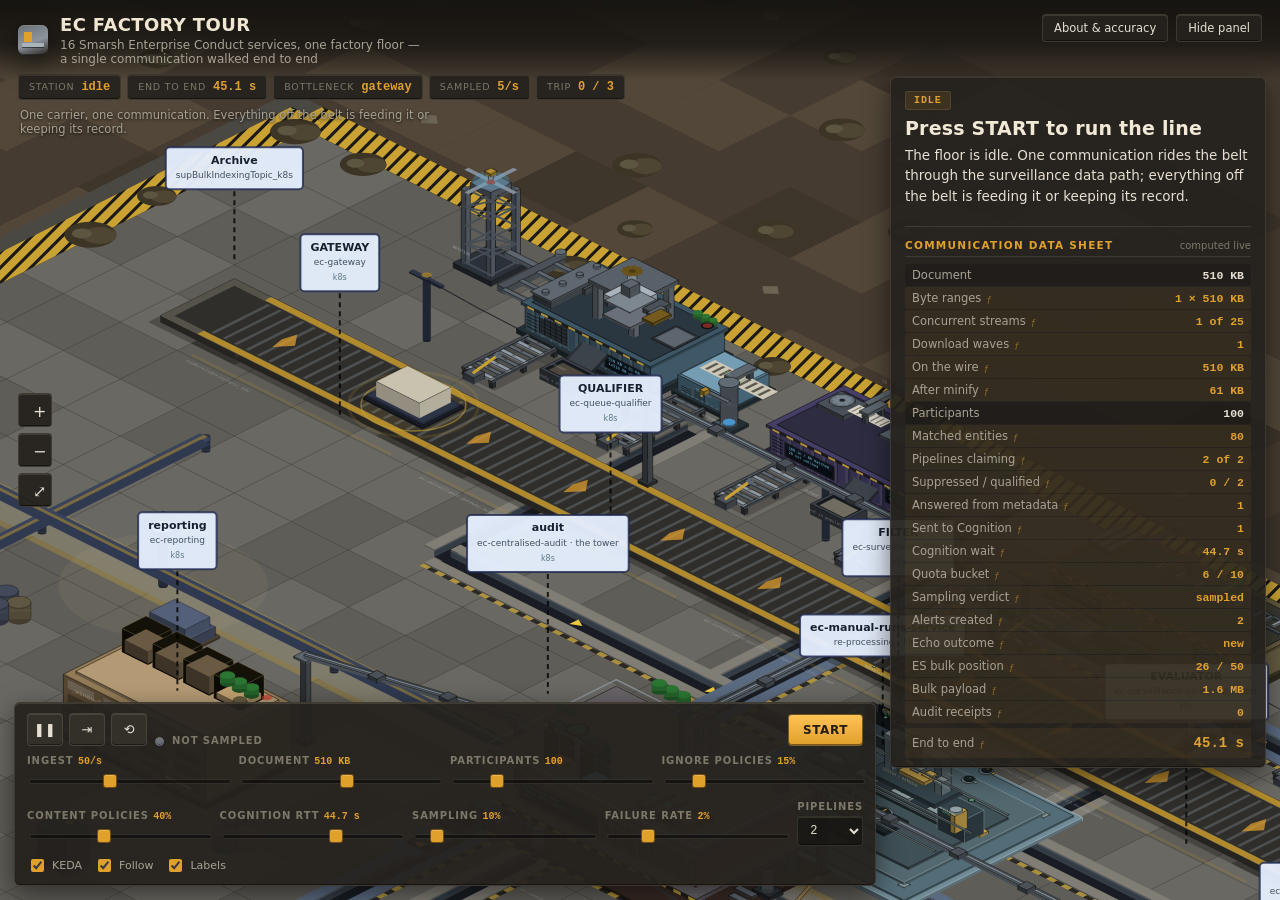
<file: src/index.html>
<!doctype html>
<html lang="en">
<head>
<meta charset="utf-8" />
<meta name="viewport" content="width=device-width, initial-scale=1, viewport-fit=cover" />
<title>EC Factory Tour: Smarsh Enterprise Conduct — 16 Services</title>
<meta name="description" content="An isometric factory floor of the Smarsh Enterprise Conduct platform: one communication rides a conveyor belt through the surveillance data path — gateway, qualifier, filter, policy evaluator, quota manager, alerting, echo, indexer — while the control tower keeps the record." />
<meta name="theme-color" content="#191713" />
<link rel="stylesheet" href="css/styles.css" />
<link rel="stylesheet" href="css/dock.css" />
<!-- Inline SVG favicon: no file request, so no 404 to fail the smoke test. -->
<link rel="icon" href="data:image/svg+xml,%3Csvg xmlns='http://www.w3.org/2000/svg' viewBox='0 0 32 32'%3E%3Crect width='32' height='32' rx='6' fill='%23191713'/%3E%3Crect x='4' y='18' width='24' height='4' rx='1' fill='%238d949c'/%3E%3Crect x='7' y='9' width='7' height='9' fill='%23e0a02c'/%3E%3Crect x='18' y='12' width='7' height='6' fill='%23c2703c'/%3E%3C/svg%3E" />
</head>
<body>

<canvas id="stage"></canvas>
<div id="tooltip" class="tooltip" hidden></div>

<header class="topbar">
  <div class="brand">
    <div class="logo" aria-hidden="true"></div>
    <div class="brand-text">
      <h1>EC Factory Tour</h1>
      <p>16 Smarsh Enterprise Conduct services, one factory floor — a single communication walked end to end</p>
    </div>
  </div>
  <div class="top-actions">
    <button id="btn-about" class="ghost">About &amp; accuracy</button>
    <button id="btn-panel" class="ghost" aria-expanded="true">Hide panel</button>
  </div>
</header>

<div class="hud" id="hud">
  <div class="hud-item"><span class="hud-k">Station</span><span class="hud-v" id="hud-station">idle</span></div>
  <div class="hud-item"><span class="hud-k">End to end</span><span class="hud-v" id="hud-total">–</span></div>
  <div class="hud-item opt"><span class="hud-k">Bottleneck</span><span class="hud-v" id="hud-bottleneck">–</span></div>
  <div class="hud-item opt"><span class="hud-k">Sampled</span><span class="hud-v" id="hud-tput">–</span></div>
  <div class="hud-item"><span class="hud-k">Trip</span><span class="hud-v" id="hud-trip">0 / 3</span></div>
  <div class="hud-note" id="hud-note"></div>
</div>

<div class="zoomer" id="zoomer">
  <button id="zoom-in" title="Zoom in" aria-label="Zoom in">+</button>
  <button id="zoom-out" title="Zoom out" aria-label="Zoom out">−</button>
  <button id="zoom-fit" title="Show the whole floor (or double-click the ground)" aria-label="Fit whole floor">⤢</button>
</div>

<aside class="inspector" id="inspector">
  <button class="sheet-handle" id="sheet-handle" aria-expanded="false" aria-controls="inspector">
    <span class="grip" aria-hidden="true"></span>
    <span class="sheet-label">Details</span>
  </button>

  <div class="stage-card">
    <div class="eyebrow">
      <span class="chip" id="stage-chip">idle</span>
      <span class="tag" id="stage-tag"></span>
    </div>
    <h2 id="stage-name">Press START to run the line</h2>
    <p class="lede" id="stage-short">The floor is idle. One communication rides the belt through the surveillance data path; everything off the belt is feeding it or keeping its record.</p>
    <p class="muted" id="stage-body"></p>
    <div class="dwell" id="dwell" hidden>
      <i id="dwell-bar"></i>
      <span id="dwell-hint">reading stop: press <kbd>Space</kbd> to hold it here</span>
    </div>
  </div>

  <section class="sec">
    <h3>Communication data sheet <span class="hint" id="sheet-hint">computed live</span></h3>
    <div class="sheet" id="sheet"></div>
  </section>

  <section class="sec">
    <h3>Kafka lag <span class="hint" id="lag-hint">consumer lag vs threshold</span></h3>
    <div class="bars" id="lag-list"></div>
  </section>

  <section class="sec">
    <h3>Traveller <span class="hint" id="log-count"></span></h3>
    <div class="tokens" id="log"></div>
  </section>

  <section class="sec">
    <h3>Record keeper <span class="hint">ec-centralised-audit</span></h3>
    <div class="output" id="output"><span class="fine">nothing filed yet</span></div>
  </section>

  <section class="sec">
    <h3>Stations <span class="hint">click to fly there</span></h3>
    <div class="chips" id="station-chips"></div>
  </section>
</aside>

<!-- The dock builds itself from DOCK_SPEC in js/ui.js — see js/dock.js. -->
<footer class="dock" id="dock"></footer>

<div class="modal" id="about" hidden>
  <div class="modal-card">
    <button class="modal-close" id="about-close" aria-label="Close">×</button>

    <h2>What this is</h2>
    <p>16 Smarsh Enterprise Conduct repositories on a single factory floor. One communication rides
       a conveyor belt through the surveillance data path — <strong>ec-gateway, ec-queue-qualifier,
       ec-surveillance-filter, ec-surveillance-policy-evaluator, ec-surveillance-quota-manager,
       ec-alerting-service, ec-echo-engine, ec-indexer</strong> — while six more services stand off
       the line as the machinery that feeds it, and two more keep its record.</p>
    <p><strong>ec-centralised-audit</strong> and <strong>ec-reporting</strong> are deliberately not on the
       belt: they consume events <em>about</em> the communication, so the communication never travels to
       them. They stand inside the loop the belt makes, and the audit tower is fed by trenches cut under
       the floor. Four forks leave the line early — nothing claims it, nothing qualifies, every content
       verdict ages out, not sampled — and three of them end the journey where they happen.</p>

    <h2>The floor</h2>
    <p><strong>Configuration &amp; reprocessing:</strong> ec-config-curator · ec-manual-runs-service</p>
    <p><strong>Review &amp; actioning:</strong> ec-review-service · ea-ui-portal · ep-conduct-external-api ·
       conduct-actioning-service</p>
    <p><strong>External:</strong> Cognition (analytics platform)</p>

    <h2>How much of it is real</h2>
    <p><strong>Genuinely computed, live, in your browser:</strong> the whole ranged-GET plan — chunk count,
       concurrency, waves and bytes on the wire from the document size you choose; Kafka consumer lag and
       the KEDA replica count it drives; retry-ladder timing; the quota counter; the pipeline fan-out; the
       Elasticsearch bulk flush; echo detection; and end-to-end latency. Move a slider and the machinery
       moves because the arithmetic changed, not because an animation was swapped.</p>
    <p><strong>Assumed:</strong> S3 first-byte 25 ms, throughput 60 KB/ms, minification 0.12, Mongo R/W
       4/8 ms, Redis INCR 1 ms, ES bulk 40 ms + 200 KB/ms, policy evaluation 0.5 ms, 80% of a document's
       participants in the monitored population, a flag policy matching on 75% of the pipelines an ignore
       policy did not suppress, four policies per pipeline, and 90% of surveilled communications passing
       the sampling profile's participant filters.</p>
    <p><strong>Controlled, not assumed:</strong> the Cognition round trip. It defaults to 45 000 ms, but it
       is the one latency EC's own code does not bound — so it is a slider, and it reaches past the
       9 000 000 ms COMS ceiling on purpose.</p>
    <p><strong>Scaled:</strong> the Cognition wait (a 9 000 000 ms ceiling shown in seconds) and every
       machine's work cycle — ec-gateway's press takes about 2.5 s a stroke to do what the model prices at
       roughly 200 ms. The figures on its readout are the computed ones.</p>
    <p><strong>Faked:</strong> floor shapes, belt texture, machine livery, and the two opaque identifiers on
       display — the window token and the echo fingerprint are plausible shapes, not real values.</p>

    <h2>Controls</h2>
    <ul>
      <li><b>Space</b> play / pause · <b>S</b> advance one station · <b>R</b> reset and replay the tour ·
          <b>F</b> follow camera · <b>L</b> labels · <b>Esc</b> close</li>
      <li>Drag to pan, scroll to zoom, click any machine for its write-up.</li>
      <li>The view starts close on the carrier and rides along with it. The <b>⤢</b> button on the left
          (or a double-click on the ground) pulls back to the whole floor; turning off <b>Follow</b> lets
          you wander.</li>
    </ul>
    <p class="fine">Built with the isometric-explainer kit. All code, art and copy here are original.</p>
  </div>
</div>

<!-- Scripts — engine → model → world → factory → kit → dock → sim → render → ui → main -->
<script src="js/iso.js"></script>
<script src="js/model.js"></script>
<script src="js/world.js"></script>
<script src="js/factory.js"></script>
<script src="js/kit.js"></script>
<script src="js/dock.js"></script>
<script src="js/sim.js"></script>
<script src="js/render.js"></script>
<script src="js/ui.js"></script>
<script src="js/main.js"></script>
</body>
</html>
</file>
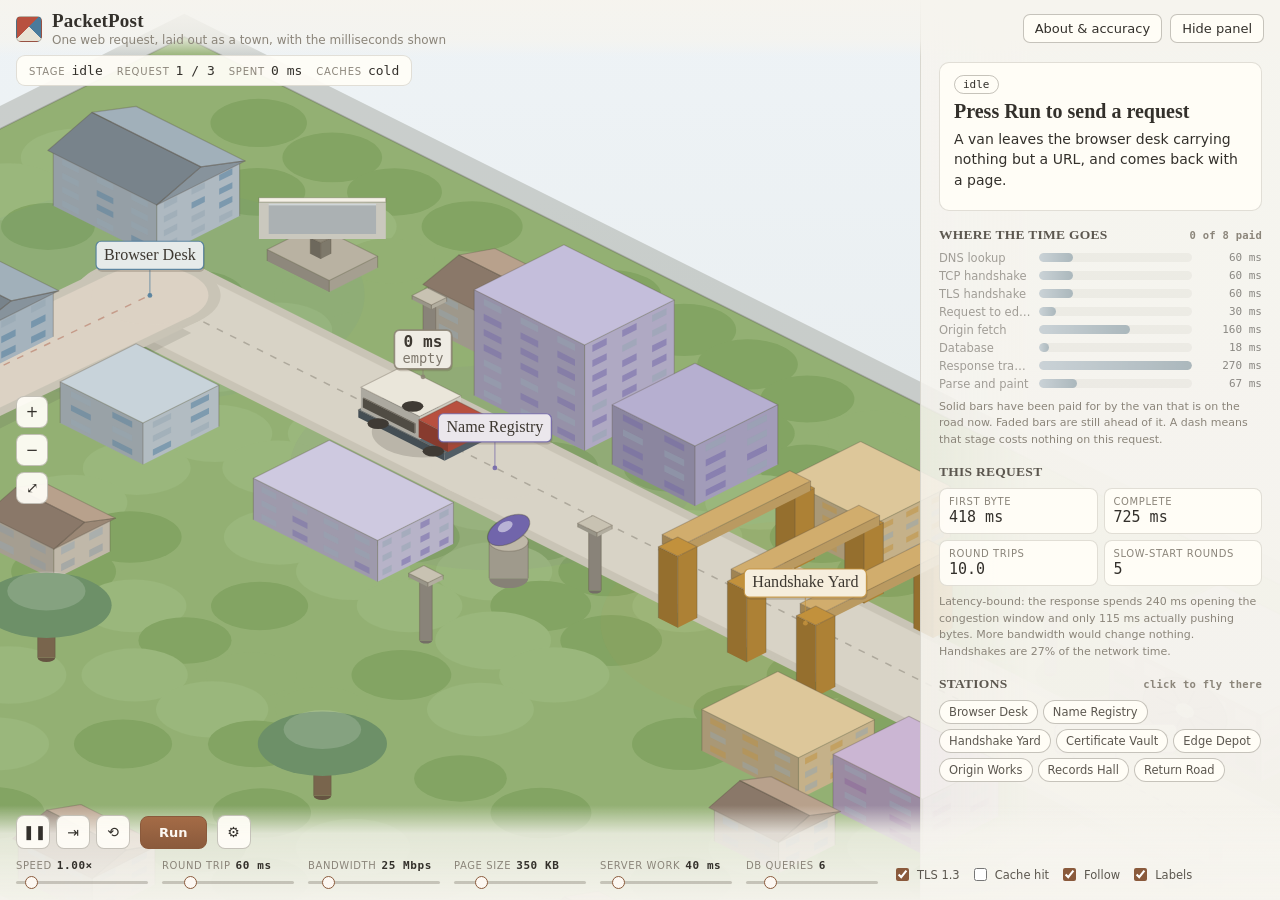
<file: .claude/skills/isometric-explainer/assets/template/index.html>
<!doctype html>
<html lang="en">
<head>
<meta charset="utf-8" />
<meta name="viewport" content="width=device-width, initial-scale=1, viewport-fit=cover" />
<title>PacketPost: What a Web Request Actually Costs</title>
<meta name="description" content="An isometric town that runs one HTTP request in real time: DNS, the TCP handshake, TLS, a CDN edge, the origin, the database and TCP slow start — with the whole latency waterfall computed live." />
<link rel="stylesheet" href="css/styles.css" />
</head>
<body>

<canvas id="stage"></canvas>
<div id="tooltip" class="tooltip" hidden></div>

<header class="topbar">
  <div class="brand">
    <div class="logo" aria-hidden="true"></div>
    <div class="brand-text">
      <h1>PacketPost</h1>
      <p>One web request, laid out as a town, with the milliseconds shown</p>
    </div>
  </div>
  <div class="top-actions">
    <button id="btn-about" class="ghost">About &amp; accuracy</button>
    <button id="btn-panel" class="ghost" aria-expanded="true">Hide panel</button>
  </div>
</header>

<div class="hud" id="hud">
  <div class="hud-item"><span class="hud-k">Stage</span><span class="hud-v" id="hud-phase">idle</span></div>
  <div class="hud-item"><span class="hud-k">Request</span><span class="hud-v" id="hud-trip">1 / 3</span></div>
  <div class="hud-item"><span class="hud-k">Spent</span><span class="hud-v" id="hud-elapsed">0 ms</span></div>
  <div class="hud-item"><span class="hud-k">Caches</span><span class="hud-v" id="hud-state">cold</span></div>
  <div class="hud-note" id="hud-note"></div>
</div>

<div class="zoomer" id="zoomer">
  <button id="zoom-in" title="Zoom in" aria-label="Zoom in">+</button>
  <button id="zoom-out" title="Zoom out" aria-label="Zoom out">−</button>
  <button id="zoom-fit" title="Show the whole town (or double-click the map)" aria-label="Fit whole town">⤢</button>
</div>

<aside class="inspector" id="inspector">
  <button class="sheet-handle" id="sheet-handle" aria-expanded="false" aria-controls="inspector">
    <span class="grip" aria-hidden="true"></span>
    <span class="sheet-label">Details</span>
  </button>

  <div class="stage-card">
    <div class="eyebrow">
      <span class="chip" id="stage-chip">idle</span>
      <span class="tag" id="stage-tag"></span>
    </div>
    <h2 id="stage-name">Press Run to send a request</h2>
    <p class="lede" id="stage-short">A van leaves the browser desk carrying nothing but a URL, and comes back with a page.</p>
    <p class="muted" id="stage-body"></p>
    <div class="dwell" id="dwell" hidden>
      <i id="dwell-bar"></i>
      <span id="dwell-hint">reading stop: press <kbd>Space</kbd> to hold it here</span>
    </div>
  </div>

  <section class="sec">
    <h3>Where the time goes <span class="hint" id="wf-hint">projected</span></h3>
    <div class="bars" id="wf-list"></div>
    <p class="fine">Solid bars have been paid for by the van that is on the road now.
       Faded bars are still ahead of it. A dash means that stage costs nothing on this request.</p>
  </section>

  <section class="sec">
    <h3>This request</h3>
    <div class="stats">
      <div class="stat"><span class="k">First byte</span><b id="sum-ttfb">—</b></div>
      <div class="stat"><span class="k">Complete</span><b id="sum-total">—</b></div>
      <div class="stat"><span class="k">Round trips</span><b id="sum-rt">—</b></div>
      <div class="stat"><span class="k">Slow-start rounds</span><b id="sum-rounds">—</b></div>
    </div>
    <p class="fine" id="sum-note"></p>
  </section>

  <section class="sec">
    <h3>Stations <span class="hint">click to fly there</span></h3>
    <div class="chips" id="district-chips"></div>
  </section>
</aside>

<footer class="dock" id="dock">
  <div class="dock-row">
    <div class="group transport">
      <button id="btn-play" class="icon" title="Play / pause (space)"><span id="play-glyph">❚❚</span></button>
      <button id="btn-step" class="icon" title="Next stage (S)">⇥</button>
      <button id="btn-reset" class="icon" title="Reset and replay the slow tour (R)">⟲</button>
    </div>

    <button id="btn-run" class="primary">Run</button>
    <button id="btn-tune" class="icon" title="Show settings" aria-expanded="false" aria-controls="dock-tune">⚙</button>

    <div class="dock-tune" id="dock-tune">
      <label class="field slider">
        <span>Speed <b id="v-speed">1.0×</b></span>
        <input id="speed" type="range" min="0.4" max="8" step="0.05" value="1" />
      </label>

      <label class="field slider">
        <span>Round trip <b id="v-rtt">60 ms</b></span>
        <input id="rtt" type="range" min="5" max="300" step="5" value="60" />
      </label>

      <label class="field slider">
        <span>Bandwidth <b id="v-mbps">25 Mbps</b></span>
        <input id="mbps" type="range" min="1" max="200" step="1" value="25" />
      </label>

      <label class="field slider">
        <span>Page size <b id="v-payload">350 KB</b></span>
        <input id="payload" type="range" min="5" max="2000" step="5" value="350" />
      </label>

      <label class="field slider">
        <span>Server work <b id="v-server">40 ms</b></span>
        <input id="server" type="range" min="0" max="400" step="5" value="40" />
      </label>

      <label class="field slider">
        <span>DB queries <b id="v-dbq">6</b></span>
        <input id="dbq" type="range" min="0" max="40" step="1" value="6" />
      </label>

      <div class="group toggles">
        <label class="toggle"><input id="tls13" type="checkbox" checked /><span>TLS 1.3</span></label>
        <label class="toggle"><input id="edgehit" type="checkbox" /><span>Cache hit</span></label>
        <label class="toggle"><input id="follow" type="checkbox" checked /><span>Follow</span></label>
        <label class="toggle"><input id="labels" type="checkbox" checked /><span>Labels</span></label>
      </div>
    </div>
  </div>
</footer>

<div class="modal" id="about" hidden>
  <div class="modal-card">
    <button class="modal-close" id="about-close" aria-label="Close">×</button>
    <h2>What this is</h2>
    <p>PacketPost is an isometric town where every station is one stage of a single web request.
       A van leaves the browser desk with nothing but a URL: it gets an address at the
       Name Registry, a connection at the Handshake Yard and keys at the Certificate Vault,
       asks the Edge Depot for the page, and — only if the depot does not already have it —
       drives inland to the Origin Works and the Records Hall. Then it comes home over the
       elevated Return Road, which is where the bytes are actually transferred.</p>
    <p>The gauge on the van's flank is the millisecond budget it has spent so far. The crates
       in the bed are the bytes it is carrying. Both are read straight out of the model.</p>

    <h2>How much of it is real</h2>
    <p><strong>Genuinely computed, live, in your browser:</strong> the whole waterfall.
       DNS, TCP and TLS are charged in round trips at whatever latency you dial in; TLS 1.3
       costs one round trip and 1.2 costs two; the origin leg is charged at twice the edge
       distance; database time is queries × per-query cost; and the response transfer is the
       larger of the time the pipe needs for the bytes and the time TCP slow start needs to
       open the congestion window, starting from a ten-segment initial window and doubling
       each round. Time to first byte, the completion time, the round-trip count and the
       latency-bound / bandwidth-bound verdict all fall out of that arithmetic. It is all in
       <code>js/model.js</code>, about 120 lines.</p>
    <p><strong>Assumed:</strong> that the resolver sits as far away as the server; that the
       origin sits twice as far as the edge; that headers cost 800 bytes compressed; that one
       connection carries everything (a real page opens several and fetches dozens of files
       over them).</p>
    <p><strong>Indicative:</strong> parse and paint, which depends far more on the page than
       on the network and is the one bar here that is a guess.</p>
    <p><strong>Scenery:</strong> the buildings, the trees and the traffic paint. They are
       there so the mechanism has somewhere to happen. Treat the town as an illustration and
       the numbers on the panel as the lesson.</p>

    <h2>Pacing</h2>
    <p>The first time the van reaches a station it stops for long enough to read that
       station's write-up — between 9 and 26 seconds, depending on how much there is to say —
       and a progress bar under the panel text shows how much of the stop is left. Once every
       station has been explained there is nothing new to read, so the town runs at a
       watchable pace instead of a readable one. <b>Space</b> holds any stop indefinitely,
       <b>S</b> steps one station at a time, and the Speed slider scales everything, reading
       stops included. <b>Reset</b> (⟲) replays the slow tour; <b>Run</b> keeps what you have
       already read.</p>
    <p>Three requests run in a row on purpose. The second and third are dramatically cheaper,
       and nothing about the network changed between them — DNS, the connection and the edge
       cache are simply warm. That gap is the single most useful thing on this page.</p>

    <h2>Controls</h2>
    <ul>
      <li><b>Space</b> play / pause · <b>S</b> advance one station · <b>R</b> reset and replay the tour · <b>F</b> follow camera · <b>L</b> labels</li>
      <li>Drag to pan, scroll to zoom, click any station for its write-up.</li>
      <li>The view starts close on the van and rides with it. The <b>⤢</b> button on the left,
          or a double-click on the map, pulls back to the whole town.</li>
    </ul>
    <p class="fine">Built from the isometric-explainer skill. All code and copy original.</p>
  </div>
</div>

<script src="js/iso.js"></script>
<script src="js/model.js"></script>
<script src="js/world.js"></script>
<script src="js/sim.js"></script>
<script src="js/render.js"></script>
<script src="js/ui.js"></script>
<script src="js/main.js"></script>
</body>
</html>
</file>
<file: src/css/styles.css>
/* EC Factory Tour — dark industrial chrome: bevelled panels, machine tan
   borders, and one loud amber for anything that matters.

   Ported from /home/shafi/rocket-engine/css/styles.css, which is the reference
   the whole floor is built against. Kept deliberately close to it: same tokens,
   same panel treatment, same component vocabulary (.stage-card, .sheet .row,
   .bars .bar, .tokens .tok, .output .unit, .chips). The EC-specific additions
   are marked below and are limited to the carrier pip, the Pipelines select,
   and the lag bar's threshold colouring. */

:root {
  --bg: #191713;
  --ink: #e6dfd2;
  --ink-dim: #a8a294;
  --ink-fine: #7d7869;
  --panel: rgba(38, 35, 30, 0.94);
  --panel-solid: #26231e;
  --panel-hi: #33302a;
  --line: rgba(126, 116, 96, 0.28);
  --line-strong: rgba(160, 146, 118, 0.5);

  /* the floor palette: iron, rust, machine tan, one amber */
  --amber: #e0a02c;
  --amber-lit: #ffc255;
  --iron: #8d949c;
  --steel: #aab2ba;
  --rust: #a25a35;
  --copper: #c2703c;
  --ember: #e2653a;
  --plum: #8a6ea6;
  --teal: #3f8f92;
  --moss: #6d8f4c;
  --lead: #6b7078;
  --green: #7edc6e;

  --mono: ui-monospace, SFMono-Regular, Menlo, Consolas, "Liberation Mono", monospace;
  --sans: system-ui, -apple-system, BlinkMacSystemFont, "Segoe UI", Roboto, Helvetica, Arial, sans-serif;
  --panel-w: 376px;
  --shadow: 0 8px 26px rgba(0, 0, 0, 0.5);
  /* the bevel that makes every panel look stamped out of sheet */
  --bevel: inset 0 1px 0 rgba(214, 198, 160, 0.14), inset 0 -1px 0 rgba(0, 0, 0, 0.45);
}

* { box-sizing: border-box; }

html, body {
  margin: 0;
  height: 100%;
  overflow: hidden;
  background: var(--bg);
  color: var(--ink);
  font-family: var(--sans);
  -webkit-font-smoothing: antialiased;
}

#stage {
  position: fixed;
  inset: 0;
  width: 100%;
  height: 100%;
  display: block;
  cursor: grab;
  touch-action: none;
}
#stage.dragging { cursor: grabbing; }

/* ---------------------------------------------------------------- top bar */

.topbar {
  position: fixed;
  top: 0; left: 0; right: 0;
  display: flex;
  align-items: flex-start;
  justify-content: space-between;
  gap: 16px;
  padding: 14px 18px;
  pointer-events: none;
  z-index: 5;
  background: linear-gradient(to bottom,
    rgba(20, 18, 15, 0.94) 0%,
    rgba(20, 18, 15, 0.78) 55%,
    rgba(20, 18, 15, 0) 100%);
}

.brand { display: flex; gap: 12px; align-items: center; pointer-events: auto; }

/* a conveyor seen from the side, with a machine standing on it */
.logo {
  width: 30px; height: 30px;
  flex: none;
  border-radius: 6px;
  background: linear-gradient(160deg, var(--lead) 0%, var(--iron) 55%, var(--panel-solid) 100%);
  box-shadow: var(--shadow), var(--bevel);
  position: relative;
  overflow: hidden;
}
.logo::before {
  content: "";
  position: absolute;
  left: 6px; top: 7px;
  width: 8px; height: 10px;
  background: var(--amber);
}
.logo::after {
  content: "";
  position: absolute;
  left: 4px; right: 4px; bottom: 8px;
  height: 4px;
  border-radius: 1px;
  background: var(--steel);
  box-shadow: 0 1px 0 rgba(0, 0, 0, 0.5);
}

.brand-text h1 {
  margin: 0;
  font-size: 18px;
  font-weight: 700;
  letter-spacing: 0.02em;
  text-transform: uppercase;
  color: #f0e6d2;
}
.brand-text p {
  margin: 3px 0 0;
  font-size: 12px;
  color: var(--ink-dim);
  max-width: 48ch;
}

.top-actions { display: flex; gap: 8px; pointer-events: auto; }

/* ------------------------------------------------------------------ hud */

.hud {
  /* measured from the real topbar height in main.js, so a wrapped subtitle
     pushes the HUD down instead of being written over by it */
  position: fixed;
  top: var(--hud-top, 70px);
  left: 18px;
  z-index: 4;
  display: flex;
  flex-wrap: wrap;
  gap: 6px;
  max-width: min(640px, calc(100vw - 36px));
  pointer-events: none;
}

.hud-item {
  display: flex;
  align-items: baseline;
  gap: 7px;
  padding: 5px 10px;
  border-radius: 4px;
  background: var(--panel);
  border: 1px solid var(--line);
  box-shadow: var(--bevel);
  font-size: 11px;
}
.hud-k { color: var(--ink-fine); text-transform: uppercase; letter-spacing: 0.08em; font-size: 9.5px; }
.hud-v { font-family: var(--mono); font-weight: 700; color: var(--amber); font-size: 12px; }

.hud-note {
  flex-basis: 100%;
  font-size: 11.5px;
  color: var(--ink-dim);
  padding: 2px 2px 0;
  max-width: 62ch;
  text-shadow: 0 1px 3px rgba(0, 0, 0, 0.8);
}

/* ---------------------------------------------------------------- zoomer */

.zoomer {
  position: fixed;
  left: 18px;
  top: 50%;
  transform: translateY(-50%);
  display: flex;
  flex-direction: column;
  gap: 6px;
  z-index: 4;
}
.zoomer button {
  width: 34px; height: 34px;
  border-radius: 4px;
  border: 1px solid var(--line);
  background: var(--panel);
  color: var(--ink);
  font-size: 16px;
  cursor: pointer;
  box-shadow: var(--bevel);
  display: grid;
  place-items: center;
}
.zoomer button:hover { border-color: var(--amber); color: var(--amber); }

/* -------------------------------------------------------------- inspector */

.inspector {
  position: fixed;
  top: 76px;
  right: 14px;
  bottom: 132px;
  width: var(--panel-w);
  overflow-y: auto;
  overscroll-behavior: contain;
  padding: 14px;
  border-radius: 6px;
  background: var(--panel);
  border: 1px solid var(--line);
  box-shadow: var(--shadow), var(--bevel);
  z-index: 3;
  scrollbar-width: thin;
  scrollbar-color: rgba(160, 146, 118, 0.4) transparent;
}
.inspector.hidden { display: none; }
.inspector::-webkit-scrollbar { width: 9px; }
.inspector::-webkit-scrollbar-thumb {
  background: rgba(160, 146, 118, 0.32);
  border-radius: 5px;
}

.sheet-handle { display: none; }

.stage-card {
  padding-bottom: 12px;
  border-bottom: 1px solid var(--line);
  margin-bottom: 12px;
}

.eyebrow { display: flex; align-items: center; gap: 8px; flex-wrap: wrap; margin-bottom: 7px; }

.chip {
  font-family: var(--mono);
  font-size: 10px;
  font-weight: 700;
  letter-spacing: 0.09em;
  text-transform: uppercase;
  padding: 3px 8px;
  border-radius: 3px;
  border: 1px solid var(--line);
  background: rgba(224, 160, 44, 0.12);
  color: var(--amber);
}
.tag { font-size: 11px; color: var(--ink-fine); }

.stage-card h2 {
  margin: 0 0 6px;
  font-size: 19px;
  font-weight: 700;
  letter-spacing: 0.01em;
  color: #f2e8d6;
}
.lede { margin: 0 0 8px; font-size: 13.5px; line-height: 1.5; color: var(--ink); }
.muted { margin: 0; font-size: 12.5px; line-height: 1.62; color: var(--ink-dim); }

.dwell {
  margin-top: 10px;
  font-size: 10.5px;
  color: var(--ink-fine);
}
.dwell i {
  display: block;
  height: 3px;
  border-radius: 2px;
  background: linear-gradient(90deg, var(--amber), var(--ember));
  margin-bottom: 5px;
  transition: width 0.12s linear;
}
kbd {
  font-family: var(--mono);
  font-size: 10px;
  padding: 1px 5px;
  border-radius: 3px;
  border: 1px solid var(--line-strong);
  background: rgba(0, 0, 0, 0.3);
}

.sec { margin-bottom: 14px; }
.sec h3 {
  margin: 0 0 7px;
  font-size: 10.5px;
  font-weight: 700;
  letter-spacing: 0.12em;
  text-transform: uppercase;
  color: var(--amber);
  display: flex;
  justify-content: space-between;
  align-items: baseline;
  gap: 8px;
  border-bottom: 1px solid var(--line);
  padding-bottom: 5px;
}
.hint {
  font-weight: 500;
  letter-spacing: 0;
  text-transform: none;
  font-size: 10px;
  color: var(--ink-fine);
}
.fine { font-size: 11px; color: var(--ink-fine); margin: 6px 0 0; line-height: 1.5; }

/* data sheet rows */
.sheet { display: flex; flex-direction: column; gap: 1px; }
.sheet .row {
  display: flex;
  justify-content: space-between;
  align-items: baseline;
  gap: 10px;
  padding: 4px 7px;
  border-radius: 3px;
  font-size: 11.5px;
  background: rgba(0, 0, 0, 0.16);
}
.sheet .row span { color: var(--ink-dim); }
.sheet .row b { font-family: var(--mono); font-size: 11.5px; color: var(--ink); font-weight: 600; }
/* a computed row is marked, so it is clear which numbers are being worked out */
.sheet .row.calc { background: rgba(224, 160, 44, 0.07); }
.sheet .row.calc b { color: var(--amber); }
.sheet .row.calc span::after {
  content: "ƒ";
  font-family: var(--mono);
  font-size: 9px;
  color: var(--amber);
  opacity: 0.55;
  margin-left: 5px;
}
.sheet .row.warn { background: rgba(226, 101, 58, 0.14); }
.sheet .row.warn b { color: var(--ember); }
.sheet .row.big { margin-top: 4px; padding: 7px; }
.sheet .row.big b { font-size: 14px; }

/* material bars */
.bars { display: flex; flex-direction: column; gap: 4px; }
.bar { display: grid; grid-template-columns: 96px 1fr 34px; align-items: center; gap: 8px; font-size: 11px; }
.bar .lbl { color: var(--ink-dim); }
.bar .track { height: 7px; border-radius: 4px; background: rgba(0, 0, 0, 0.35); overflow: hidden; }
.bar .fill { display: block; height: 100%; border-radius: 4px; }
.bar .val { font-family: var(--mono); font-size: 10.5px; color: var(--ink-fine); text-align: right; }

/* EC: a lag bar past its service's lagThreshold is the thing KEDA reacts to,
   so it takes the warn colour the same way a .sheet row does. */
.bar.over .lbl { color: var(--ember); }
.bar.over .val { color: var(--ember); }

/* traveller tokens */
.tokens { display: flex; flex-wrap: wrap; gap: 4px; }
.tok {
  font-size: 10.5px;
  padding: 3px 7px;
  border-radius: 3px;
  background: rgba(0, 0, 0, 0.25);
  border: 1px solid var(--line);
  color: var(--ink-dim);
}
.tok.focus { border-color: var(--amber); color: var(--amber); background: rgba(224, 160, 44, 0.12); }

.output { display: flex; flex-direction: column; gap: 4px; font-size: 11.5px; }
.unit {
  padding: 5px 8px;
  border-radius: 3px;
  background: rgba(110, 220, 110, 0.08);
  border-left: 2px solid var(--green);
  color: var(--ink-dim);
}
.unit .no { font-family: var(--mono); color: var(--green); font-weight: 700; }
.caret { color: var(--amber); animation: blink 1.1s steps(2) infinite; }
@keyframes blink { 50% { opacity: 0; } }

.chips { display: flex; flex-wrap: wrap; gap: 4px; }
.chips button {
  font-size: 10.5px;
  padding: 4px 8px;
  border-radius: 3px;
  border: 1px solid var(--line);
  background: rgba(0, 0, 0, 0.22);
  color: var(--ink-dim);
  cursor: pointer;
  font-family: inherit;
}
.chips button:hover { border-color: var(--line-strong); color: var(--ink); }
.chips button.on { border-color: var(--amber); color: var(--amber); background: rgba(224, 160, 44, 0.14); }

/* ---------------------------------------------- shared button vocabulary */

button {
  font-family: inherit;
  font-size: 12px;
  border-radius: 4px;
  border: 1px solid var(--line);
  background: var(--panel-hi);
  color: var(--ink);
  padding: 8px 14px;
  cursor: pointer;
  box-shadow: var(--bevel);
}
button.primary {
  background: linear-gradient(180deg, var(--amber-lit), var(--amber));
  border-color: rgba(0, 0, 0, 0.5);
  color: #241c0c;
  font-weight: 700;
  letter-spacing: 0.05em;
  text-transform: uppercase;
}
button.primary:hover { filter: brightness(1.08); }
button.ghost {
  background: var(--panel);
  font-size: 11.5px;
  padding: 6px 11px;
}
button.ghost:hover { border-color: var(--amber); color: var(--amber); }
button.icon {
  width: 36px;
  padding: 8px 0;
  display: grid;
  place-items: center;
  font-size: 13px;
}

/* --------------------------------------------------------------- tooltip */

.tooltip {
  position: fixed;
  z-index: 20;
  max-width: 280px;
  padding: 8px 10px;
  border-radius: 4px;
  background: rgba(24, 21, 17, 0.96);
  border: 1px solid var(--line-strong);
  box-shadow: var(--shadow);
  font-size: 11.5px;
  line-height: 1.5;
  color: var(--ink-dim);
  pointer-events: none;
}
.tooltip b { display: block; color: var(--amber); font-size: 12px; margin-bottom: 3px; }

/* ----------------------------------------------------------------- modal */

.modal {
  position: fixed;
  inset: 0;
  z-index: 30;
  background: rgba(10, 9, 7, 0.72);
  display: grid;
  place-items: center;
  padding: 20px;
  overflow-y: auto;
}
.modal[hidden] { display: none; }
.modal-card {
  position: relative;
  max-width: 640px;
  max-height: 84vh;
  overflow-y: auto;
  padding: 26px 28px;
  border-radius: 8px;
  background: var(--panel-solid);
  border: 1px solid var(--line-strong);
  box-shadow: var(--shadow);
}
.modal-card h2 {
  margin: 20px 0 8px;
  font-size: 12px;
  letter-spacing: 0.12em;
  text-transform: uppercase;
  color: var(--amber);
}
.modal-card h2:first-of-type { margin-top: 0; }
.modal-card p, .modal-card li {
  font-size: 13px;
  line-height: 1.66;
  color: var(--ink-dim);
  margin: 0 0 10px;
}
.modal-card strong { color: var(--ink); }
.modal-card ul { padding-left: 18px; margin: 0 0 10px; }
.modal-close {
  position: absolute;
  top: 12px; right: 12px;
  width: 30px; height: 30px;
  padding: 0;
  font-size: 18px;
  display: grid;
  place-items: center;
}

/* ---------------------------------------------------------------- mobile */

@media (max-width: 900px) {
  .brand-text p { display: none; }
  .brand-text h1 { font-size: 15px; }

  /* EC deviates from the reference here, and deliberately. The reference
     parks the zoomer above the dock on the left — but this dock carries eight
     sliders rather than six, so with the tune drawer open it is tall enough
     that the zoomer lands inside the bottom sheet. Top-right, under the
     topbar, is the one corner nothing else claims: the HUD owns top-left, the
     sheet owns the bottom. */
  .zoomer {
    left: auto;
    right: 10px;
    top: calc(var(--hud-top, 70px) + 4px);
    bottom: auto;
    transform: none;
    flex-direction: row;
  }

  .hud { left: 10px; gap: 4px; max-width: calc(100vw - 130px); }
  .hud-item { padding: 4px 8px; }
  /* five chips wrap to four rows on a phone and eat the sheet. Station,
     end-to-end and trip are the three worth the space; bottleneck and
     throughput are both a scroll away in the panel. */
  .hud-item.opt { display: none; }

  .inspector {
    top: auto;
    left: 10px;
    right: 10px;
    bottom: calc(var(--dock-h, 110px) + 18px);
    width: auto;
    /* Clamped against the measured dock rather than a bare vh, or a tall tune
       drawer pushes the sheet up under the topbar. 132px is the topbar plus
       the HUD's two chip rows. */
    max-height: min(30vh, calc(100vh - var(--dock-h, 110px) - 172px));
    padding: 8px 12px 12px;
  }
  .inspector.open { max-height: min(64vh, calc(100vh - var(--dock-h, 110px) - 172px)); }

  /* on a phone only the write-up matters until the sheet is pulled open */
  .inspector .sec { display: none; }
  .inspector.open .sec { display: block; }

  .sheet-handle {
    display: flex;
    align-items: center;
    gap: 8px;
    width: 100%;
    padding: 4px 0 8px;
    background: none;
    border: none;
    box-shadow: none;
    color: var(--ink-fine);
    font-size: 10px;
    text-transform: uppercase;
    letter-spacing: 0.1em;
  }
  .sheet-handle .grip {
    display: block;
    width: 34px; height: 3px;
    border-radius: 2px;
    background: var(--line-strong);
  }
}

@media (max-width: 560px) {
  .stage-card h2 { font-size: 16px; }
  .lede { font-size: 12.5px; }
}
</file>
<file: src/css/dock.css>
/* dock.css — the transport-and-parameters dock, as a self-contained component.
 *
 * Moved out of styles.css so the dock is one unit: css/dock.css + js/dock.js +
 * the spec its host hands to Dock.build(). Nothing else in the app styles
 * anything in here, and nothing in here reaches outside the dock.
 *
 * The rules are still verbatim from /home/shafi/rocket-engine/css/styles.css
 * (the reference the whole chrome is a port of) apart from the three blocks
 * marked "EC:". Diff against the `dock` section of that file, not against this
 * project's styles.css, which no longer carries it.
 *
 * Depends only on the tokens declared in styles.css :root — --panel, --line,
 * --ink*, --amber, --shadow, --bevel, --mono, --panel-w — and on the shared
 * `button` / `button.primary` / `button.icon` vocabulary that stays there
 * because the topbar, modal and station chips use it too.
 */

.dock {
  position: fixed;
  left: 14px;
  right: calc(var(--panel-w) + 28px);
  bottom: 14px;
  z-index: 5;
  padding: 10px 12px;
  border-radius: 6px;
  background: var(--panel);
  border: 1px solid var(--line);
  box-shadow: var(--shadow), var(--bevel);
  display: flex;
  flex-direction: column;
  gap: 9px;
}
.inspector.hidden ~ .dock { right: 14px; }

.dock-row { display: flex; align-items: flex-end; gap: 10px; flex-wrap: wrap; }
.dock-prompt { gap: 8px; }

.field { display: flex; flex-direction: column; gap: 4px; font-size: 10px; color: var(--ink-fine); }
.field.grow { flex: 1 1 200px; }
.field span { text-transform: uppercase; letter-spacing: 0.09em; font-weight: 600; }
.field b { font-family: var(--mono); color: var(--amber); font-weight: 700; letter-spacing: 0; text-transform: none; }

.field input[type="text"] {
  font-family: var(--mono);
  font-size: 13px;
  padding: 7px 10px;
  border-radius: 4px;
  border: 1px solid var(--line);
  background: rgba(0, 0, 0, 0.34);
  color: var(--ink);
  box-shadow: var(--bevel);
}
.field input[type="text"]:focus { outline: none; border-color: var(--amber); }

.field.slider { flex: 1 1 170px; min-width: 150px; }

input[type="range"] {
  -webkit-appearance: none;
  appearance: none;
  width: 100%;
  height: 16px;
  background: transparent;
  cursor: pointer;
}
input[type="range"]::-webkit-slider-runnable-track {
  height: 5px;
  border-radius: 3px;
  background: rgba(0, 0, 0, 0.45);
  border: 1px solid var(--line);
}
input[type="range"]::-webkit-slider-thumb {
  -webkit-appearance: none;
  width: 14px; height: 14px;
  margin-top: -5.5px;
  border-radius: 3px;
  background: var(--amber);
  border: 1px solid rgba(0, 0, 0, 0.5);
  box-shadow: 0 1px 0 rgba(255, 220, 160, 0.35) inset;
}
input[type="range"]::-moz-range-track {
  height: 5px;
  border-radius: 3px;
  background: rgba(0, 0, 0, 0.45);
  border: 1px solid var(--line);
}
input[type="range"]::-moz-range-thumb {
  width: 13px; height: 13px;
  border-radius: 3px;
  background: var(--amber);
  border: 1px solid rgba(0, 0, 0, 0.5);
}

button:hover { border-color: var(--line-strong); }




/* EC: the carrier's own state, beside the transport it is driven by. The belt
   carries one communication and whether it is sampled changes what happens to
   it, so it is worth a light on the console. */
.carrier-pip {
  width: 9px; height: 9px;
  border-radius: 50%;
  flex: none;
  background: rgba(0, 0, 0, 0.45);
  border: 1px solid var(--line-strong);
  box-shadow: var(--bevel);
}
.carrier-pip.sampled   { background: var(--green);  border-color: var(--green);  box-shadow: 0 0 7px rgba(126, 220, 110, 0.55); }
.carrier-pip.unsampled { background: var(--lead);   border-color: var(--lead); }
.carrier-state {
  font-size: 10px;
  text-transform: uppercase;
  letter-spacing: 0.09em;
  font-weight: 600;
  color: var(--ink-fine);
  margin-right: auto;
}

/* EC: one select, styled to match .field input[type=text] */
.field.pick { flex: 0 0 auto; }
.field select {
  font-family: var(--mono);
  font-size: 12px;
  padding: 6px 8px;
  border-radius: 4px;
  border: 1px solid var(--line);
  background: rgba(0, 0, 0, 0.34);
  color: var(--ink);
  box-shadow: var(--bevel);
  cursor: pointer;
}
.field select:focus { outline: none; border-color: var(--amber); }

.group { display: flex; gap: 6px; align-items: center; }
.toggles { gap: 12px; }
.toggle { display: flex; align-items: center; gap: 5px; font-size: 11px; color: var(--ink-dim); cursor: pointer; }
.toggle input { accent-color: var(--amber); }

#btn-tune { display: none; }
.dock-tune { display: contents; }

/* ---------------------------------------------------------------- mobile */

@media (max-width: 900px) {
  .dock { left: 10px; right: 10px; bottom: 10px; padding: 8px 10px; }
  .inspector.hidden ~ .dock { right: 10px; }

  #btn-tune { display: grid; }
  .dock-tune {
    display: none;
    flex-basis: 100%;
    flex-wrap: wrap;
    gap: 8px;
  }
  .dock.tune-open .dock-tune { display: flex; }
  .dock-tune .field.slider { flex: 1 1 130px; }
}
</file>
<file: .claude/skills/isometric-explainer/assets/template/css/styles.css>
/* styles.css: a light, print-like shell around a full-screen canvas.
 *
 * The canvas is fixed and full-viewport; every panel floats over it and
 * reports its own size back to main.js, which keeps the camera aimed at the
 * part of the screen that is still visible. Nothing here is domain-specific
 * except the wording, so copy the file and change the palette.
 */

:root {
  --paper: #f6f4ee;
  --ink: #33302b;
  --ink-soft: #5c574f;
  --ink-faint: #8b857a;
  --line: rgba(90, 82, 70, 0.18);
  --line-strong: rgba(90, 82, 70, 0.34);
  --card: rgba(255, 253, 247, 0.94);
  --accent: #8a5a3c;
  --good: #5f8a52;
  --warn: #c2913c;
  --hot: #b8503f;
  --hud-top: 58px;
  --dock-h: 108px;
  --serif: "Iowan Old Style", Palatino, "Palatino Linotype", Georgia, serif;
  --sans: system-ui, -apple-system, "Segoe UI", Roboto, sans-serif;
  --mono: ui-monospace, Menlo, Consolas, monospace;
}

* { box-sizing: border-box; }

html, body {
  margin: 0;
  height: 100%;
  overflow: hidden;
  background: var(--paper);
  color: var(--ink);
  font-family: var(--sans);
  -webkit-text-size-adjust: 100%;
}

#stage {
  position: fixed;
  inset: 0;
  display: block;
  touch-action: none;
  cursor: grab;
}
#stage.dragging { cursor: grabbing; }

/* ------------------------------------------------------------------ topbar */

.topbar {
  position: fixed;
  top: 0; left: 0; right: 0;
  display: flex;
  align-items: center;
  justify-content: space-between;
  gap: 12px;
  padding: 10px 16px;
  background: linear-gradient(to bottom, rgba(246, 244, 238, 0.96), rgba(246, 244, 238, 0.72) 70%, rgba(246, 244, 238, 0));
  z-index: 6;
  pointer-events: none;
}
.topbar > * { pointer-events: auto; }

.brand { display: flex; align-items: center; gap: 10px; min-width: 0; }

.logo {
  width: 26px; height: 26px;
  flex: 0 0 auto;
  border-radius: 5px;
  background:
    linear-gradient(135deg, #b8503f 0 45%, transparent 45%),
    linear-gradient(225deg, #4a7a9b 0 45%, transparent 45%),
    #e8e2d4;
  border: 1px solid var(--line-strong);
}

.brand-text { min-width: 0; }
.brand-text h1 {
  margin: 0;
  font-family: var(--serif);
  font-size: 19px;
  font-weight: 600;
  letter-spacing: 0.2px;
}
.brand-text p {
  margin: 1px 0 0;
  font-size: 12px;
  color: var(--ink-faint);
}

.top-actions { display: flex; gap: 8px; flex: 0 0 auto; }

button {
  font-family: inherit;
  font-size: 13px;
  color: var(--ink);
  cursor: pointer;
}

button.ghost {
  padding: 6px 11px;
  border: 1px solid var(--line-strong);
  border-radius: 7px;
  background: var(--card);
}
button.ghost:hover { border-color: var(--accent); color: var(--accent); }

/* --------------------------------------------------------------------- hud */

.hud {
  position: fixed;
  top: calc(var(--hud-top) + 4px);
  left: 16px;
  display: flex;
  flex-wrap: wrap;
  align-items: center;
  gap: 6px 14px;
  max-width: min(560px, calc(100vw - 32px));
  padding: 7px 12px;
  border: 1px solid var(--line);
  border-radius: 9px;
  background: var(--card);
  z-index: 5;
}
.hud-item { display: flex; align-items: baseline; gap: 6px; }
.hud-k {
  font-size: 10px;
  letter-spacing: 0.08em;
  text-transform: uppercase;
  color: var(--ink-faint);
}
.hud-v { font-family: var(--mono); font-size: 13px; }
.hud-note {
  flex: 1 0 100%;
  font-size: 11.5px;
  color: var(--ink-soft);
  min-height: 0;
}
.hud-note:empty { display: none; }

/* ------------------------------------------------------------------ zoomer */

.zoomer {
  position: fixed;
  left: 16px;
  top: 50%;
  transform: translateY(-50%);
  display: flex;
  flex-direction: column;
  gap: 6px;
  z-index: 5;
}
.zoomer button {
  width: 32px; height: 32px;
  display: grid;
  place-items: center;
  font-size: 15px;
  border: 1px solid var(--line-strong);
  border-radius: 8px;
  background: var(--card);
}
.zoomer button:hover { border-color: var(--accent); color: var(--accent); }

/* --------------------------------------------------------------- inspector */

.inspector {
  position: fixed;
  top: 0; right: 0;
  width: 360px;
  height: 100%;
  padding: 62px 18px calc(var(--dock-h) + 18px);
  overflow-y: auto;
  background: linear-gradient(to left, rgba(246, 244, 238, 0.97) 70%, rgba(246, 244, 238, 0.86));
  border-left: 1px solid var(--line);
  z-index: 4;
  scrollbar-width: thin;
}
.inspector.hidden { display: none; }

.sheet-handle { display: none; }

.stage-card {
  padding: 12px 14px;
  border: 1px solid var(--line);
  border-radius: 10px;
  background: var(--card);
}
.eyebrow { display: flex; align-items: center; gap: 8px; margin-bottom: 6px; }
.chip {
  padding: 2px 8px;
  border: 1px solid var(--line-strong);
  border-radius: 999px;
  font-family: var(--mono);
  font-size: 11px;
}
.tag { font-size: 11.5px; color: var(--ink-faint); }

.stage-card h2 {
  margin: 2px 0 6px;
  font-family: var(--serif);
  font-size: 20px;
  font-weight: 600;
}
.lede { margin: 0 0 8px; font-size: 14px; line-height: 1.45; }
.muted { margin: 0; font-size: 13px; line-height: 1.55; color: var(--ink-soft); }

.dwell {
  position: relative;
  margin-top: 10px;
  padding-top: 8px;
  border-top: 1px solid var(--line);
  font-size: 11px;
  color: var(--ink-faint);
}
.dwell i {
  display: block;
  height: 3px;
  margin-bottom: 5px;
  border-radius: 2px;
  background: linear-gradient(90deg, var(--accent), #c08a5c);
  transition: width 0.12s linear;
}
kbd {
  padding: 0 4px;
  border: 1px solid var(--line-strong);
  border-radius: 4px;
  font-family: var(--mono);
  font-size: 10.5px;
}

.sec { margin-top: 16px; }
.sec h3 {
  display: flex;
  align-items: baseline;
  justify-content: space-between;
  gap: 8px;
  margin: 0 0 8px;
  font-family: var(--serif);
  font-size: 13.5px;
  font-weight: 600;
  letter-spacing: 0.02em;
  text-transform: uppercase;
  color: var(--ink-soft);
}
.hint { font-family: var(--mono); font-size: 10.5px; text-transform: none; color: var(--ink-faint); }
.fine { margin: 8px 0 0; font-size: 11px; line-height: 1.5; color: var(--ink-faint); }

/* ---- bar lists (the waterfall) ---- */

.bars { display: flex; flex-direction: column; gap: 4px; }
.bar {
  display: grid;
  grid-template-columns: 92px 1fr 62px;
  align-items: center;
  gap: 8px;
  font-size: 11.5px;
  opacity: 0.55;
}
.bar.paid { opacity: 1; }
.bar.live {
  padding: 2px 4px;
  margin: -2px -4px;
  border-radius: 6px;
  background: rgba(184, 80, 63, 0.09);
  outline: 1px solid rgba(184, 80, 63, 0.28);
}
.bar.cut { opacity: 0.34; }
.bar .lbl {
  overflow: hidden;
  text-overflow: ellipsis;
  white-space: nowrap;
  color: var(--ink-soft);
}
.bar .track {
  height: 9px;
  border-radius: 5px;
  background: rgba(90, 82, 70, 0.1);
  overflow: hidden;
}
.bar .fill {
  display: block;
  height: 100%;
  border-radius: 5px;
  background: linear-gradient(90deg, #a8b8c4, #6f8794);
  transition: width 0.18s ease-out;
}
.bar.paid .fill { background: linear-gradient(90deg, #c9906a, #a8603c); }
.bar.live .fill { background: linear-gradient(90deg, #d8724f, #b8503f); }
.bar .val { font-family: var(--mono); font-size: 11px; text-align: right; color: var(--ink); }

/* ---- stat grid ---- */

.stats {
  display: grid;
  grid-template-columns: 1fr 1fr;
  gap: 6px;
}
.stat {
  padding: 7px 9px;
  border: 1px solid var(--line);
  border-radius: 8px;
  background: var(--card);
}
.stat .k {
  display: block;
  font-size: 10px;
  letter-spacing: 0.06em;
  text-transform: uppercase;
  color: var(--ink-faint);
}
.stat b { font-family: var(--mono); font-size: 15px; font-weight: 500; }

/* ---- chips ---- */

.chips { display: flex; flex-wrap: wrap; gap: 5px; }
.chips button {
  padding: 4px 9px;
  border: 1px solid var(--line-strong);
  border-radius: 999px;
  background: var(--card);
  font-size: 11.5px;
  color: var(--ink-soft);
}
.chips button:hover { border-color: var(--accent); color: var(--accent); }
.chips button.on {
  border-color: var(--accent);
  background: rgba(138, 90, 60, 0.12);
  color: var(--accent);
}

/* -------------------------------------------------------------------- dock */

.dock {
  position: fixed;
  left: 0; right: 0; bottom: 0;
  padding: 10px 16px calc(10px + env(safe-area-inset-bottom));
  background: linear-gradient(to top, rgba(246, 244, 238, 0.97), rgba(246, 244, 238, 0.8) 70%, rgba(246, 244, 238, 0));
  z-index: 6;
}
.dock-row {
  display: flex;
  align-items: center;
  flex-wrap: wrap;
  gap: 10px;
}
.group { display: flex; align-items: center; gap: 6px; }

button.icon {
  width: 34px; height: 34px;
  display: grid;
  place-items: center;
  font-size: 14px;
  border: 1px solid var(--line-strong);
  border-radius: 8px;
  background: var(--card);
}
button.icon:hover { border-color: var(--accent); color: var(--accent); }

button.primary {
  padding: 8px 18px;
  border: 1px solid #8a5a3c;
  border-radius: 8px;
  background: linear-gradient(to bottom, #a46b46, #8a5a3c);
  color: #fdf8f2;
  font-size: 13px;
  font-weight: 600;
}
button.primary:hover { filter: brightness(1.07); }

.dock-tune {
  display: flex;
  align-items: center;
  flex-wrap: wrap;
  gap: 10px 14px;
  flex: 1 1 auto;
}

.field { display: flex; flex-direction: column; gap: 2px; min-width: 0; }
.field > span {
  display: flex;
  align-items: baseline;
  gap: 5px;
  font-size: 10px;
  letter-spacing: 0.06em;
  text-transform: uppercase;
  color: var(--ink-faint);
  white-space: nowrap;
}
.field > span b { font-family: var(--mono); font-size: 11px; text-transform: none; color: var(--ink); }
.field.slider { width: 132px; }

input[type="range"] {
  width: 100%;
  height: 16px;
  margin: 0;
  appearance: none;
  background: transparent;
}
input[type="range"]::-webkit-slider-runnable-track {
  height: 3px;
  border-radius: 2px;
  background: rgba(90, 82, 70, 0.28);
}
input[type="range"]::-webkit-slider-thumb {
  appearance: none;
  width: 13px; height: 13px;
  margin-top: -5px;
  border: 1px solid #8a5a3c;
  border-radius: 50%;
  background: #fdf8f2;
}
input[type="range"]::-moz-range-track {
  height: 3px;
  border-radius: 2px;
  background: rgba(90, 82, 70, 0.28);
}
input[type="range"]::-moz-range-thumb {
  width: 13px; height: 13px;
  border: 1px solid #8a5a3c;
  border-radius: 50%;
  background: #fdf8f2;
}

.toggles { flex-wrap: wrap; gap: 4px 10px; }
.toggle {
  display: flex;
  align-items: center;
  gap: 5px;
  font-size: 11.5px;
  color: var(--ink-soft);
  cursor: pointer;
  white-space: nowrap;
}
.toggle input { accent-color: #8a5a3c; }

/* ------------------------------------------------------------------ modal */

.modal {
  position: fixed;
  inset: 0;
  display: grid;
  place-items: center;
  padding: 20px;
  background: rgba(48, 44, 38, 0.42);
  z-index: 20;
}
.modal[hidden] { display: none; }
.modal-card {
  position: relative;
  max-width: 640px;
  max-height: 84vh;
  overflow-y: auto;
  padding: 22px 26px;
  border: 1px solid var(--line-strong);
  border-radius: 12px;
  background: #fffdf7;
  box-shadow: 0 18px 50px rgba(60, 52, 42, 0.24);
}
.modal-card h2 {
  margin: 18px 0 6px;
  font-family: var(--serif);
  font-size: 17px;
}
.modal-card h2:first-of-type { margin-top: 0; }
.modal-card p, .modal-card li { font-size: 13.5px; line-height: 1.6; color: var(--ink-soft); }
.modal-card p { margin: 0 0 8px; }
.modal-card code {
  padding: 1px 4px;
  border-radius: 4px;
  background: rgba(90, 82, 70, 0.09);
  font-family: var(--mono);
  font-size: 12px;
}
.modal-card strong { color: var(--ink); }
.modal-close {
  position: absolute;
  top: 10px; right: 12px;
  width: 28px; height: 28px;
  border: 1px solid var(--line);
  border-radius: 7px;
  background: var(--card);
  font-size: 16px;
  line-height: 1;
}

/* ---------------------------------------------------------------- tooltip */

.tooltip {
  position: fixed;
  max-width: 250px;
  padding: 7px 10px;
  border: 1px solid var(--line-strong);
  border-radius: 8px;
  background: #fffdf7;
  box-shadow: 0 6px 18px rgba(60, 52, 42, 0.16);
  font-size: 11.5px;
  line-height: 1.45;
  color: var(--ink-soft);
  pointer-events: none;
  z-index: 10;
}
.tooltip b { display: block; margin-bottom: 2px; font-family: var(--serif); font-size: 13px; color: var(--ink); }

/* -------------------------------------------------------------- responsive
   On a phone the inspector becomes a bottom sheet that sits above the dock and
   opens to full height when tapped. main.js measures its height and keeps the
   camera above it. */

@media (max-width: 900px) {
  .brand-text p { display: none; }
  .zoomer { top: auto; bottom: calc(var(--dock-h) + 130px); transform: none; }

  .inspector {
    top: auto;
    bottom: var(--dock-h);
    left: 0; right: 0;
    width: auto;
    height: auto;
    max-height: 38vh;
    padding: 0 14px 12px;
    border-left: 0;
    border-top: 1px solid var(--line-strong);
    border-radius: 12px 12px 0 0;
    background: rgba(246, 244, 238, 0.97);
    transition: max-height 0.18s ease-out;
  }
  .inspector.open { max-height: 76vh; }
  .inspector .sec { display: none; }
  .inspector.open .sec { display: block; }

  .sheet-handle {
    position: sticky;
    top: 0;
    display: flex;
    align-items: center;
    justify-content: center;
    gap: 8px;
    width: 100%;
    padding: 7px 0 6px;
    border: 0;
    background: transparent;
  }
  .sheet-handle .grip {
    width: 34px; height: 3px;
    border-radius: 2px;
    background: var(--line-strong);
  }
  .sheet-label {
    font-size: 10px;
    letter-spacing: 0.08em;
    text-transform: uppercase;
    color: var(--ink-faint);
  }

  .dock-tune {
    display: none;
    width: 100%;
  }
  .dock.tune-open .dock-tune { display: flex; }
  .field.slider { width: calc(50% - 10px); }
}
</file>
